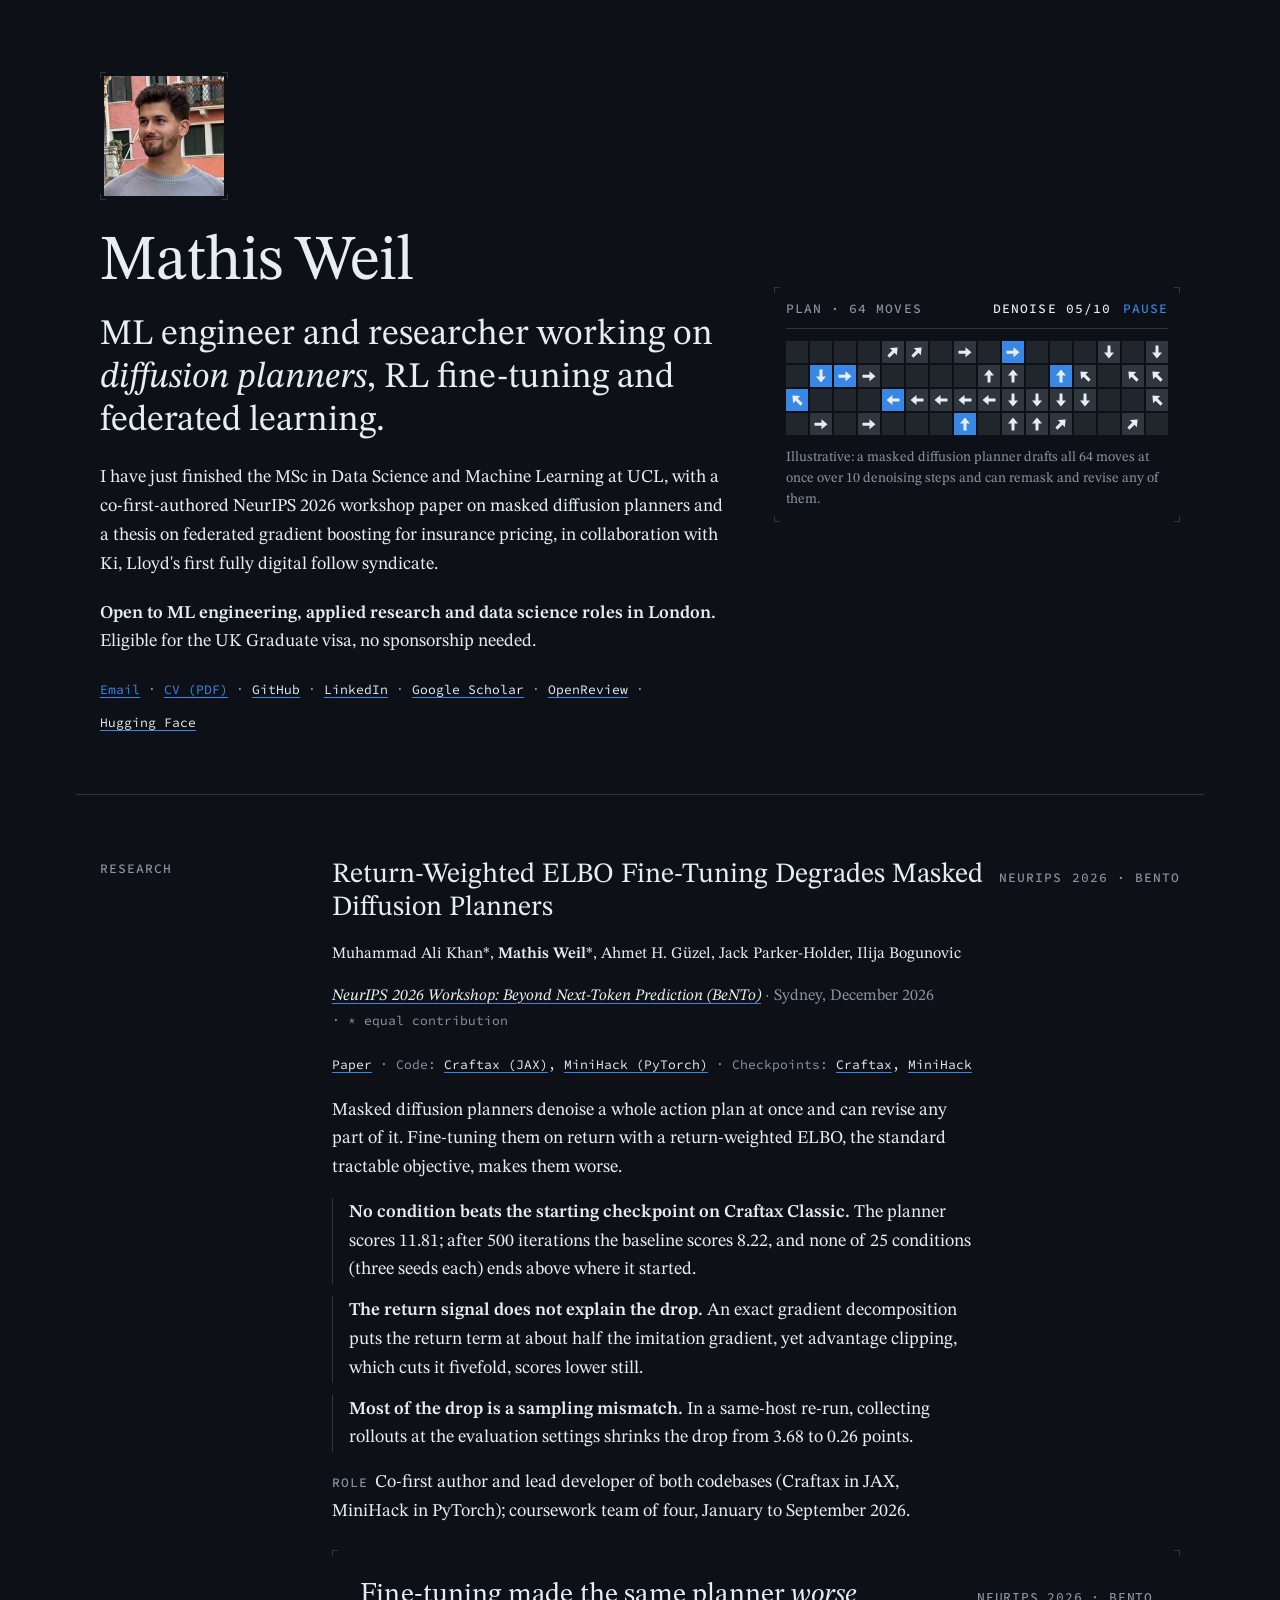
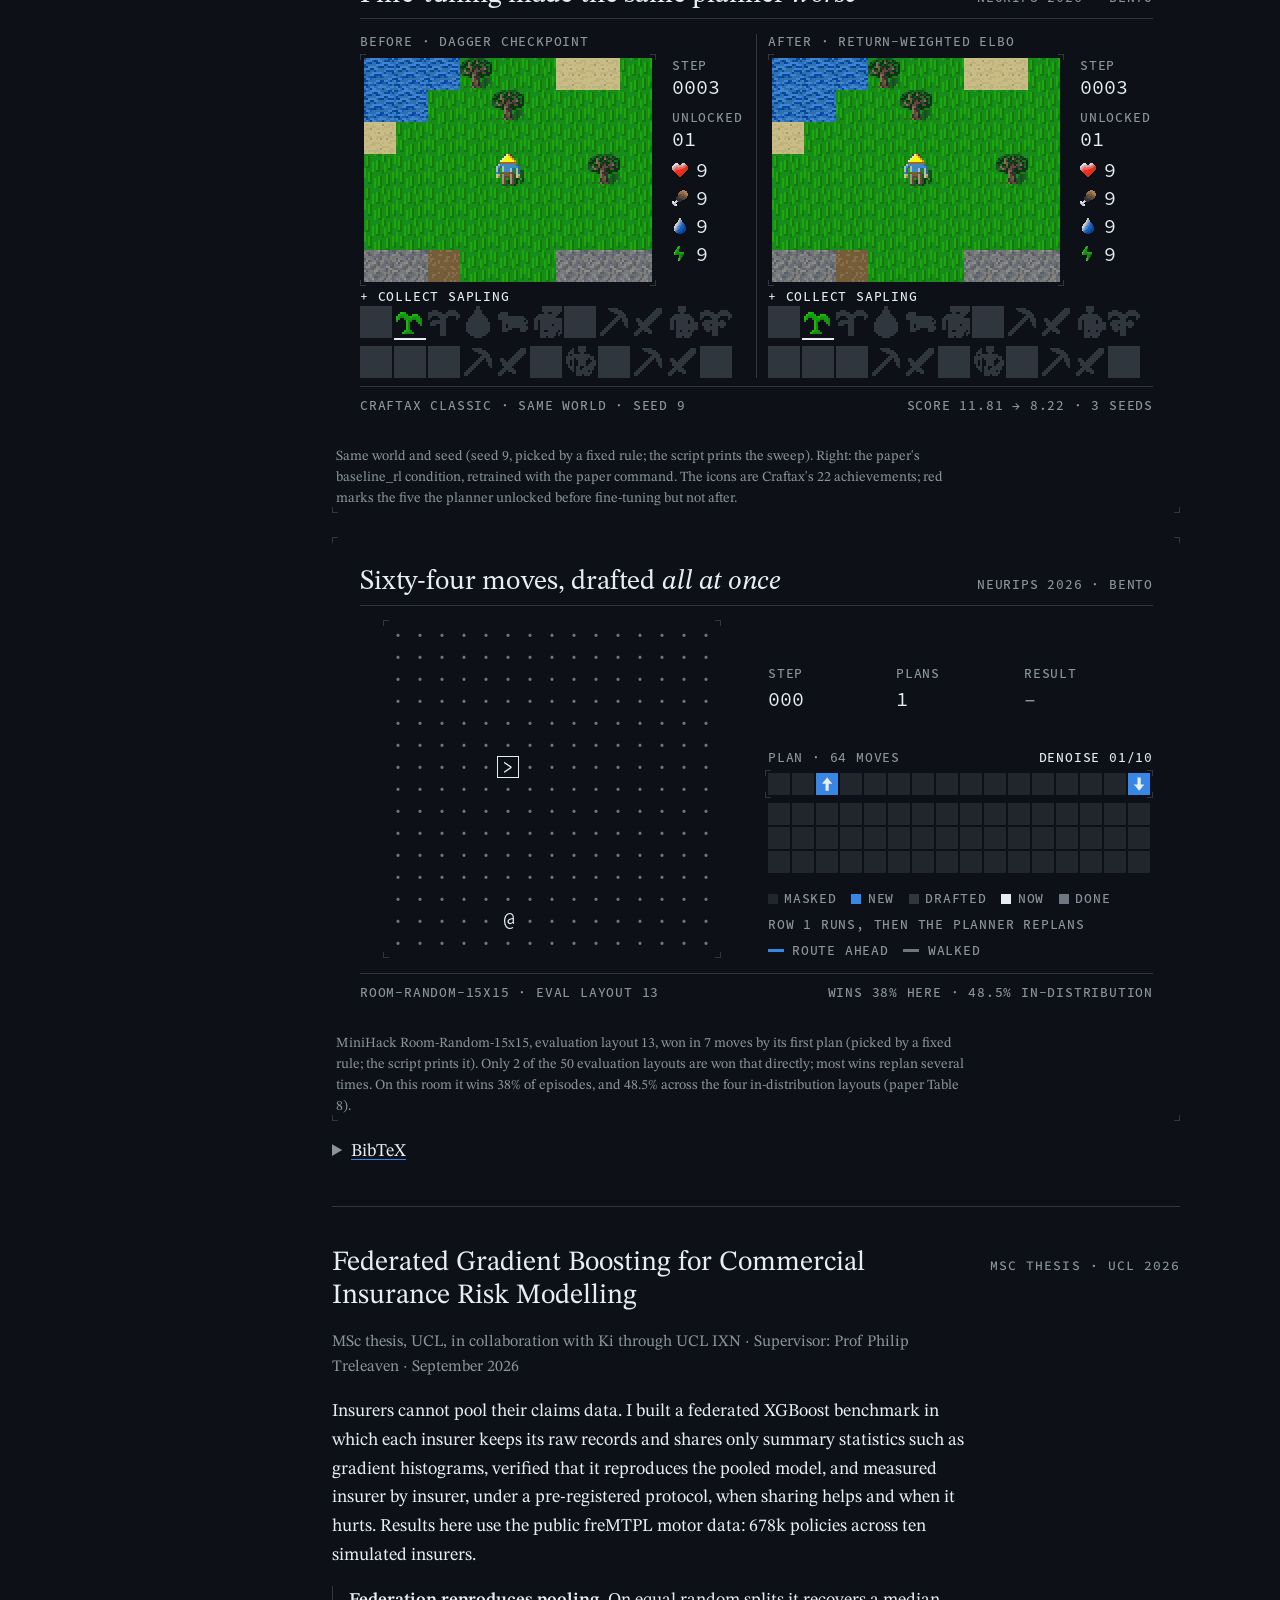
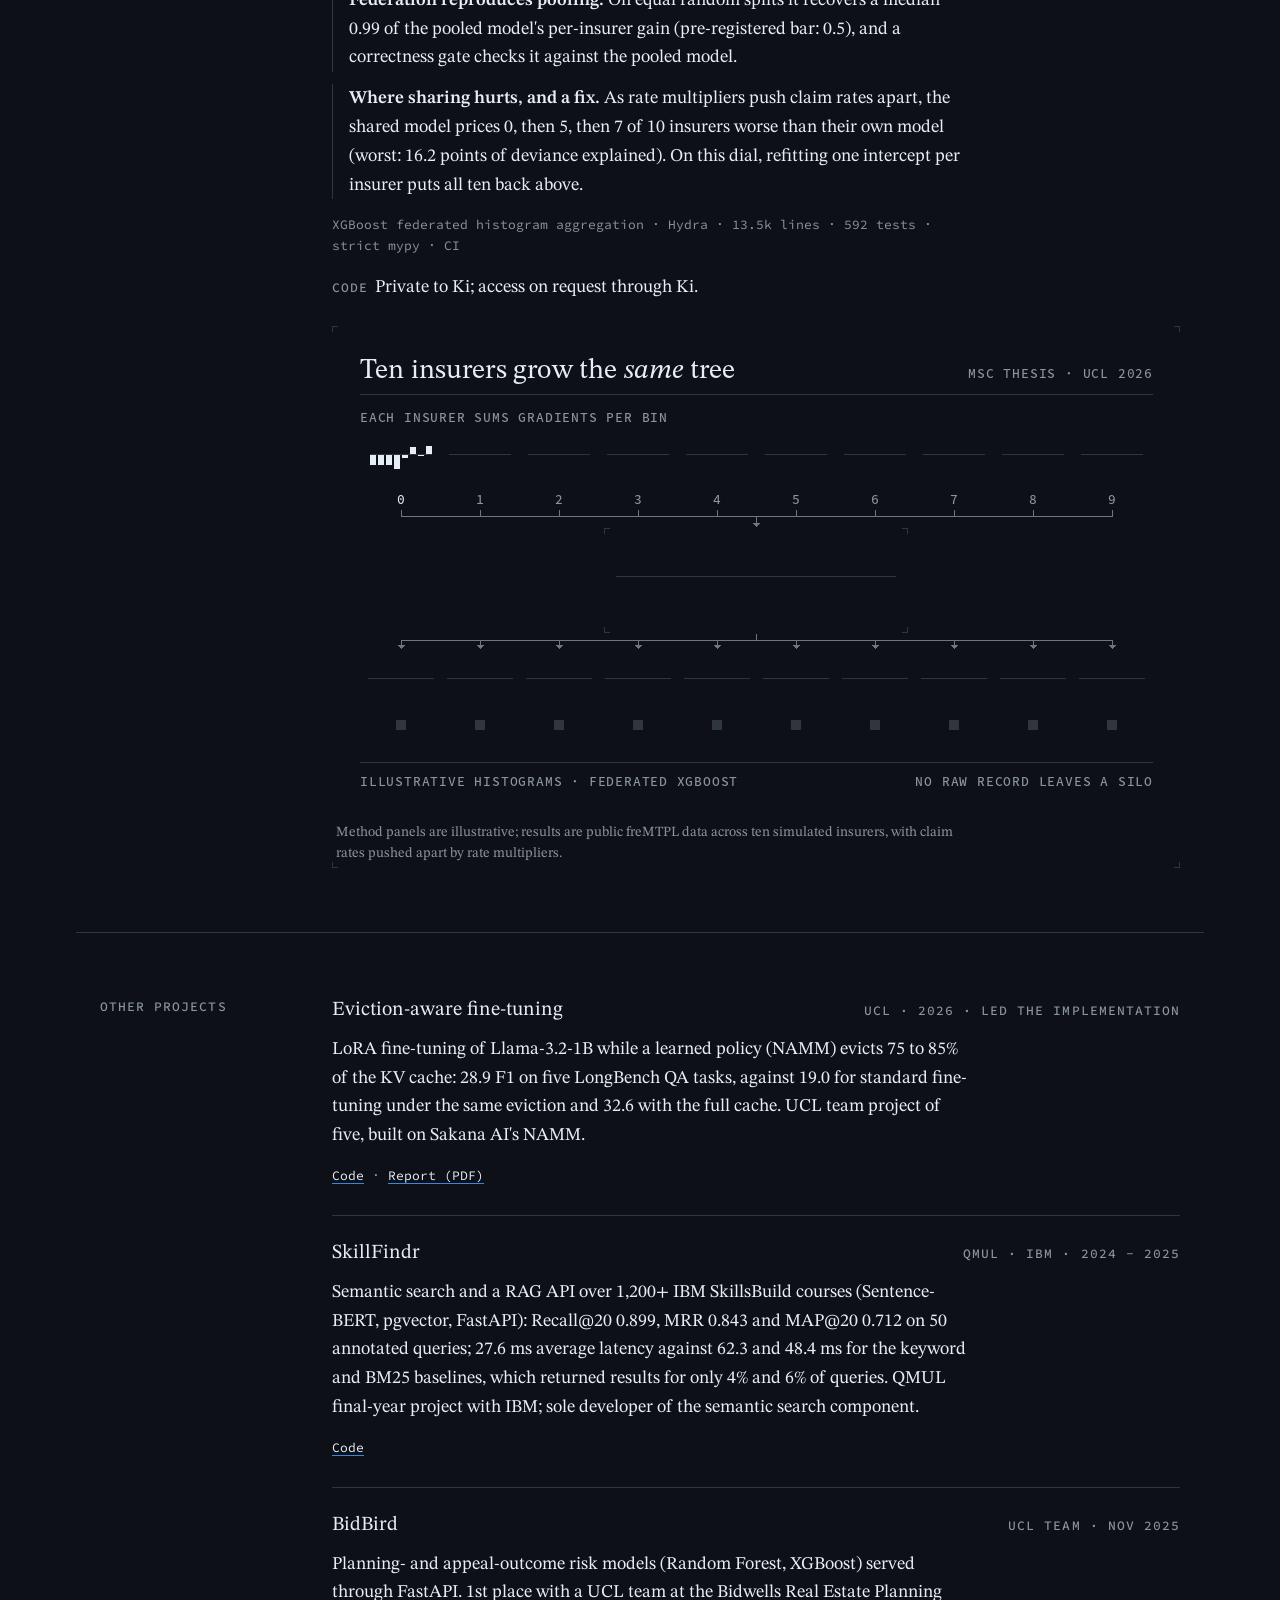
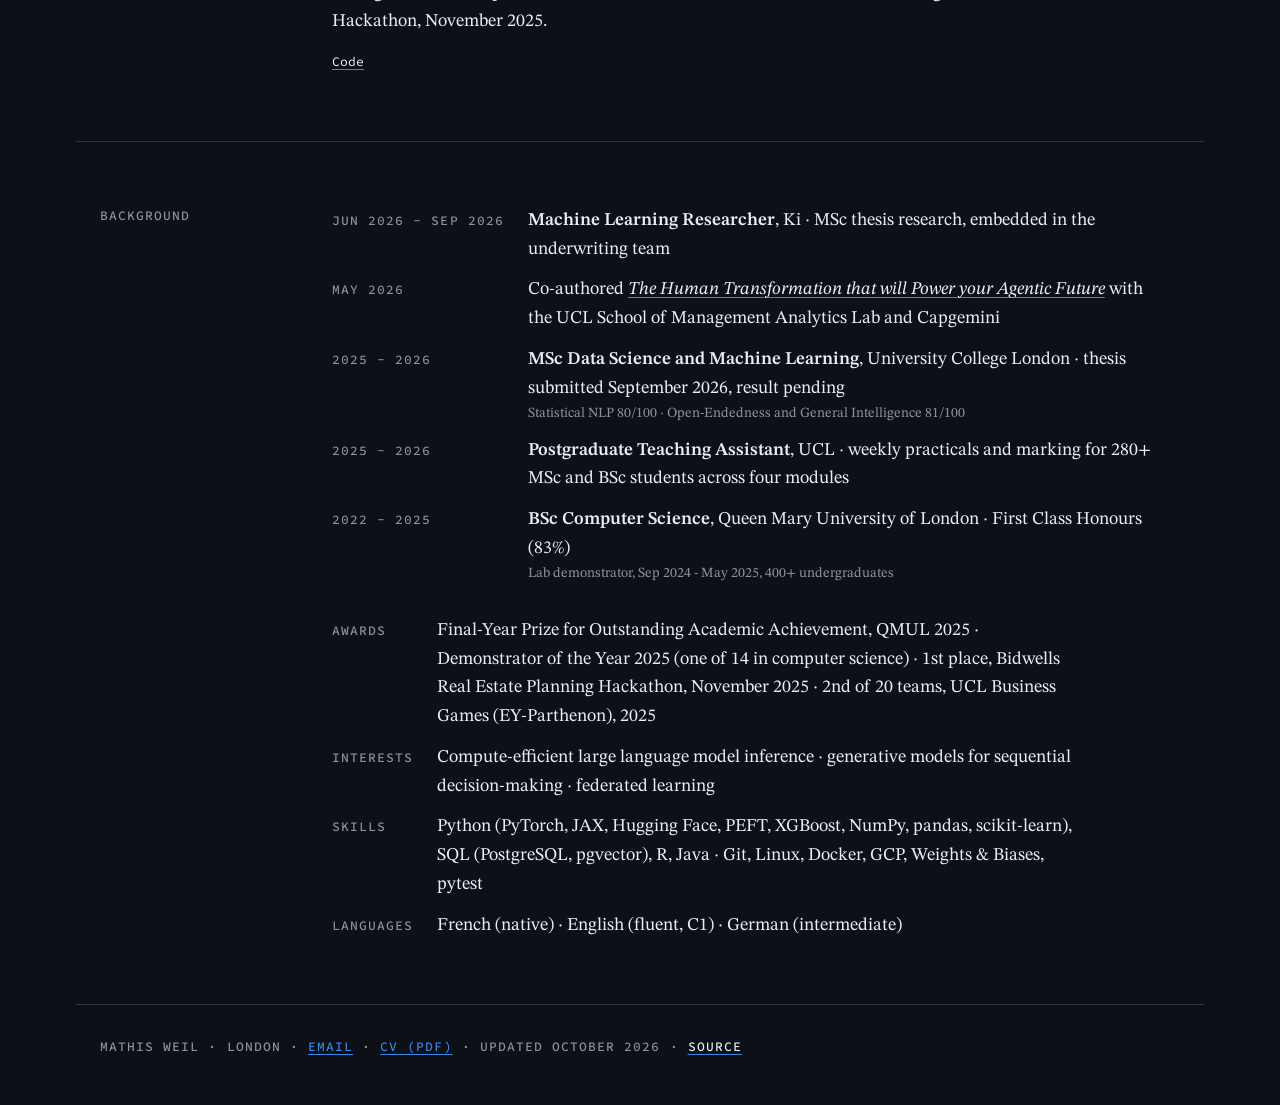
<file: docs/index.html>
<!doctype html>
<html lang="en-GB">
<head>
<meta charset="utf-8">
<meta name="viewport" content="width=device-width, initial-scale=1">
<meta name="google-site-verification" content="8YYm6kNxvmC0Ne6RxV_p4Eodt8lHJTQOam-rDhRe03c">
<title>Mathis Weil · ML engineer and researcher, London</title>
<meta name="description" content="MSc Data Science &amp; ML, UCL; co-first-authored NeurIPS 2026 workshop paper. Open to ML engineering, applied research and data science roles in London.">
<meta name="theme-color" content="#0d1117">
<meta name="color-scheme" content="dark">
<link rel="canonical" href="https://mathisweil.github.io/">
<meta property="og:type" content="website">
<meta property="og:site_name" content="Mathis Weil">
<meta property="og:title" content="Mathis Weil · ML engineer and researcher, London">
<meta property="og:description" content="MSc Data Science &amp; ML, UCL; co-first-authored NeurIPS 2026 workshop paper. Open to ML engineering, applied research and data science roles in London.">
<meta property="og:url" content="https://mathisweil.github.io/">
<meta property="og:image" content="https://mathisweil.github.io/assets/og.png">
<meta property="og:image:width" content="1680">
<meta property="og:image:height" content="960">
<meta property="og:image:alt" content="MiniHack Room-Random-15x15, evaluation layout 13: a masked diffusion planner's 64-move plan; its first 7 moves lead straight to the stairs, and the agent follows them to win.">
<meta name="twitter:card" content="summary_large_image">
<script type="application/ld+json">
{
  "@context": "https://schema.org",
  "@graph": [
    { "@type": "WebSite", "@id": "https://mathisweil.github.io/#website", "url": "https://mathisweil.github.io/", "name": "Mathis Weil" },
    {
      "@type": "ProfilePage", "@id": "https://mathisweil.github.io/", "url": "https://mathisweil.github.io/",
      "isPartOf": { "@id": "https://mathisweil.github.io/#website" },
      "mainEntity": {
        "@type": "Person", "@id": "https://mathisweil.github.io/#person",
        "name": "Mathis Weil",
        "url": "https://mathisweil.github.io/",
        "image": "https://mathisweil.github.io/assets/portrait.jpg",
        "description": "ML engineer and researcher working on diffusion planners, RL fine-tuning and federated learning.",
        "sameAs": [
          "https://github.com/mathisweil",
          "https://www.linkedin.com/in/mathis-weil/",
          "https://scholar.google.com/citations?user=HZLNhcoAAAAJ",
          "https://openreview.net/profile?id=~Mathis_Weil1",
          "https://huggingface.co/mathisweil"
        ]
      }
    }
  ]
}
</script>
<link rel="icon" href="favicon.svg" type="image/svg+xml">
<link rel="icon" href="favicon.ico" sizes="48x48 32x32 16x16">
<link rel="preload" href="assets/fonts/stix-two-text.woff2" as="font" type="font/woff2" crossorigin>
<link rel="preload" href="assets/fonts/stix-two-text-italic.woff2" as="font" type="font/woff2" crossorigin>
<link rel="preload" href="assets/fonts/source-code-pro.woff2" as="font" type="font/woff2" crossorigin>
<link rel="stylesheet" href="style.css">
<script src="script.js" defer></script>
</head>
<body>

<header class="hero">
  <div class="hero-text">
    <span class="portrait ticks"><img src="assets/portrait.jpg" width="120" height="120" alt="Mathis Weil"></span>
    <h1>Mathis Weil</h1>
    <p class="tagline">ML engineer and researcher working on <em>diffusion planners</em>, RL fine-tuning and federated learning.</p>
    <p class="lede">I have just finished the MSc in Data Science and Machine Learning at UCL, with a co-first-authored NeurIPS 2026 workshop paper on masked diffusion planners and a thesis on federated gradient boosting for insurance pricing, in collaboration with Ki, Lloyd's first fully digital follow syndicate.</p>
    <p class="status"><strong>Open to ML engineering, applied research and data science roles in London.</strong> Eligible for the UK Graduate visa, no sponsorship needed.</p>
    <nav aria-label="Contact and profiles">
      <ul class="links">
        <li><a class="primary" href="mailto:mathis.weil@outlook.com">Email</a></li>
        <li><a class="primary" href="assets/mathis-weil-cv.pdf">CV (PDF)</a></li>
        <li><a href="https://github.com/mathisweil">GitHub</a></li>
        <li><a href="https://www.linkedin.com/in/mathis-weil/">LinkedIn</a></li>
        <li><a href="https://scholar.google.com/citations?user=HZLNhcoAAAAJ">Google Scholar</a></li>
        <li><a href="https://openreview.net/profile?id=~Mathis_Weil1">OpenReview</a></li>
        <li><a href="https://huggingface.co/mathisweil">Hugging Face</a></li>
      </ul>
    </nav>
  </div>

  <figure class="plan-panel ticks">
    <div class="plan-head">
      <span class="label">plan · 64 moves</span>
      <span class="plan-ctl"><span class="label ink" data-status aria-hidden="true">denoise 10/10</span></span>
    </div>
    <div class="plan" aria-hidden="true">
      <i data-d="4"></i><i data-d="4"></i><i data-d="4"></i><i data-d="4"></i><i data-d="4"></i><i data-d="4"></i><i data-d="4"></i><i data-d="1"></i><i data-d="1"></i><i data-d="1"></i><i data-d="1"></i><i data-d="1"></i><i data-d="2"></i><i data-d="2"></i><i data-d="2"></i><i data-d="2"></i>
      <i data-d="2"></i><i data-d="2"></i><i data-d="1"></i><i data-d="1"></i><i data-d="1"></i><i data-d="1"></i><i data-d="1"></i><i data-d="0"></i><i data-d="0"></i><i data-d="0"></i><i data-d="0"></i><i data-d="7"></i><i data-d="7"></i><i data-d="7"></i><i data-d="7"></i><i data-d="7"></i>
      <i data-d="7"></i><i data-d="7"></i><i data-d="3"></i><i data-d="3"></i><i data-d="3"></i><i data-d="3"></i><i data-d="3"></i><i data-d="3"></i><i data-d="3"></i><i data-d="2"></i><i data-d="2"></i><i data-d="2"></i><i data-d="2"></i><i data-d="2"></i><i data-d="1"></i><i data-d="1"></i>
      <i data-d="1"></i><i data-d="1"></i><i data-d="1"></i><i data-d="1"></i><i data-d="1"></i><i data-d="1"></i><i data-d="0"></i><i data-d="0"></i><i data-d="0"></i><i data-d="0"></i><i data-d="0"></i><i data-d="4"></i><i data-d="4"></i><i data-d="4"></i><i data-d="4"></i><i data-d="4"></i>
    </div>
    <figcaption>Illustrative: a masked diffusion planner drafts all 64 moves at once over 10 denoising steps and can remask and revise any of them.</figcaption>
  </figure>
</header>

<main id="main">

<section class="band" id="research">
  <h2 class="label">Research</h2>
  <div class="content">

    <article class="entry" id="paper">
      <div class="entry-head">
        <h3>Return-Weighted ELBO Fine-Tuning Degrades Masked Diffusion Planners</h3>
        <span class="kicker">NeurIPS 2026 · BeNTo</span>
      </div>
      <p class="authors">Muhammad Ali Khan*, <strong>Mathis Weil</strong>*, Ahmet H. Güzel, Jack Parker-Holder, Ilija Bogunovic</p>
      <p class="venue"><a href="https://bento-neurips.github.io/"><em>NeurIPS 2026 Workshop: Beyond Next-Token Prediction (BeNTo)</em></a> · Sydney, December 2026 <span class="note">· * equal contribution</span></p>
      <ul class="links">
        <li><a href="https://openreview.net/forum?id=VGyjG8Gy29">Paper</a></li>
        <li><span class="muted">Code:</span> <a href="https://github.com/mathisweil/craftax-ReMDM-planner">Craftax (JAX)</a>, <a href="https://github.com/mathisweil/minihack-ReMDM-planner">MiniHack (PyTorch)</a></li>
        <li><span class="muted">Checkpoints:</span> <a href="https://huggingface.co/mathisweil/remdm-craftax-checkpoints">Craftax</a>, <a href="https://huggingface.co/mathisweil/remdm-minihack-checkpoints">MiniHack</a></li>
      </ul>
      <p>Masked diffusion planners denoise a whole action plan at once and can revise any part of it. Fine-tuning them on return with a return-weighted ELBO, the standard tractable objective, makes them worse.</p>
      <ul class="findings">
        <li><strong>No condition beats the starting checkpoint on Craftax Classic.</strong> The planner scores 11.81; after 500 iterations the baseline scores 8.22, and none of 25 conditions (three seeds each) ends above where it started.</li>
        <li><strong>The return signal does not explain the drop.</strong> An exact gradient decomposition puts the return term at about half the imitation gradient, yet advantage clipping, which cuts it fivefold, scores lower still.</li>
        <li><strong>Most of the drop is a sampling mismatch.</strong> In a same-host re-run, collecting rollouts at the evaluation settings shrinks the drop from 3.68 to 0.26 points.</li>
      </ul>
      <p class="role"><span class="label">Role</span>Co-first author and lead developer of both codebases (Craftax in JAX, MiniHack in PyTorch); coursework team of four, January to September 2026.</p>
      <figure class="fig ticks">
        <a href="assets/craftax-before-after.gif">
          <picture>
            <source media="screen and (prefers-reduced-motion: no-preference)" srcset="assets/craftax-before-after.gif">
            <img src="assets/craftax-before-after-poster.png" width="840" height="480" loading="lazy" alt="Craftax Classic, world seed 9, two planners side by side. The DAgger checkpoint unlocks 15 of 22 achievements and is killed by a zombie at night at step 245. After return-weighted ELBO fine-tuning the same planner unlocks 10 and is killed by a zombie at night at step 191; it never drinks water, eats a cow, wakes from sleep, makes a stone pickaxe or defeats a zombie. Paper score 11.81 (checkpoint) to 8.22 (mean of three seeds).">
          </picture>
        </a>
        <figcaption>Same world and seed (seed 9, picked by a fixed rule; the script prints the sweep). Right: the paper's baseline_rl condition, retrained with the paper command. The icons are Craftax's 22 achievements; red marks the five the planner unlocked before fine-tuning but not after.</figcaption>
      </figure>
      <figure class="fig ticks">
        <a href="assets/minihack-planner.gif">
          <picture>
            <source media="screen and (prefers-reduced-motion: no-preference)" srcset="assets/minihack-planner.gif">
            <img src="assets/minihack-planner-poster.png" width="840" height="480" loading="lazy" alt="MiniHack Room-Random-15x15, evaluation layout 13: a masked diffusion planner fills in a 64-move plan in any order over 10 denoising steps; its first 7 moves lead straight to the stairs, and the agent follows them to win.">
          </picture>
        </a>
        <figcaption>MiniHack Room-Random-15x15, evaluation layout 13, won in 7 moves by its first plan (picked by a fixed rule; the script prints it). Only 2 of the 50 evaluation layouts are won that directly; most wins replan several times. On this room it wins 38% of episodes, and 48.5% across the four in-distribution layouts (paper Table 8).</figcaption>
      </figure>
      <details>
        <summary>BibTeX</summary>
<pre><code>@inproceedings{khan2026returnweighted,
  title     = {Return-Weighted {ELBO} Fine-Tuning Degrades Masked Diffusion Planners},
  author    = {Muhammad Ali Khan and Mathis Weil and Ahmet H. G{\"u}zel and Jack Parker-Holder and Ilija Bogunovic},
  booktitle = {Beyond Next Token Prediction: Diffusion and Flow Models for Next-Generation Decoding},
  year      = {2026},
  url       = {https://openreview.net/forum?id=VGyjG8Gy29}
}</code></pre>
      </details>
    </article>

    <article class="entry" id="thesis">
      <div class="entry-head">
        <h3>Federated Gradient Boosting for Commercial Insurance Risk Modelling</h3>
        <span class="kicker">MSc thesis · UCL 2026</span>
      </div>
      <p class="venue">MSc thesis, UCL, in collaboration with Ki through UCL IXN · Supervisor: Prof Philip Treleaven · September 2026</p>
      <p>Insurers cannot pool their claims data. I built a federated XGBoost benchmark in which each insurer keeps its raw records and shares only summary statistics such as gradient histograms, verified that it reproduces the pooled model, and measured insurer by insurer, under a pre-registered protocol, when sharing helps and when it hurts. Results here use the public freMTPL motor data: 678k policies across ten simulated insurers.</p>
      <ul class="findings">
        <li><strong>Federation reproduces pooling.</strong> On equal random splits it recovers a median 0.99 of the pooled model's per-insurer gain (pre-registered bar: 0.5), and a correctness gate checks it against the pooled model.</li>
        <li><strong>Where sharing hurts, and a fix.</strong> As rate multipliers push claim rates apart, the shared model prices 0, then 5, then 7 of 10 insurers worse than their own model (worst: 16.2 points of deviance explained). On this dial, refitting one intercept per insurer puts all ten back above.</li>
      </ul>
      <p class="meta">XGBoost federated histogram aggregation · Hydra · 13.5k lines · 592 tests · strict mypy · CI</p>
      <p class="role"><span class="label">Code</span>Private to Ki; access on request through Ki.</p>
      <figure class="fig ticks">
        <a href="assets/fedgbt-method-results.gif">
          <picture>
            <source media="screen and (prefers-reduced-motion: no-preference)" srcset="assets/fedgbt-method-results.gif">
            <img src="assets/fedgbt-method-results-poster.png" width="840" height="480" loading="lazy" alt="Ten simulated insurers on public freMTPL motor data grow the same federated XGBoost tree: each sums its gradients per bin, a coordinator adds the sums and picks the best split, and every insurer applies it. As rate multipliers push their claim rates apart, the shared model prices 0, then 5, then 7 of 10 insurers worse than their own models, the worst by 16.21 points of deviance explained; on this dial one refitted intercept per insurer puts all ten back above their own models, with the harm before the refit shown in faint red.">
          </picture>
        </a>
        <figcaption>Method panels are illustrative; results are public freMTPL data across ten simulated insurers, with claim rates pushed apart by rate multipliers.</figcaption>
      </figure>
    </article>

  </div>
</section>

<section class="band" id="projects">
  <h2 class="label">Other projects</h2>
  <div class="content">
    <ul class="projects">
      <li class="entry">
        <div class="entry-head">
          <h3 class="small">Eviction-aware fine-tuning</h3>
          <span class="kicker">UCL · 2026 · led the implementation</span>
        </div>
        <p>LoRA fine-tuning of Llama-3.2-1B while a learned policy (NAMM) evicts 75 to 85% of the KV cache: 28.9 F1 on five LongBench QA tasks, against 19.0 for standard fine-tuning under the same eviction and 32.6 with the full cache. UCL team project of five, built on Sakana AI's NAMM.</p>
        <ul class="links">
          <li><a href="https://github.com/mathisweil/evo-memory">Code</a></li>
          <li><a href="https://github.com/mathisweil/evo-memory/blob/main/UCL_NLP_2026.pdf">Report (PDF)</a></li>
        </ul>
      </li>
      <li class="entry">
        <div class="entry-head">
          <h3 class="small">SkillFindr</h3>
          <span class="kicker">QMUL · IBM · 2024 - 2025</span>
        </div>
        <p>Semantic search and a RAG API over 1,200+ IBM SkillsBuild courses (Sentence-BERT, pgvector, FastAPI): Recall@20 0.899, MRR 0.843 and MAP@20 0.712 on 50 annotated queries; 27.6 ms average latency against 62.3 and 48.4 ms for the keyword and BM25 baselines, which returned results for only 4% and 6% of queries. QMUL final-year project with IBM; sole developer of the semantic search component.</p>
        <ul class="links">
          <li><a href="https://github.com/mathisweil/SkillFindr-SemanticSearchEngine">Code</a></li>
        </ul>
      </li>
      <li class="entry">
        <div class="entry-head">
          <h3 class="small">BidBird</h3>
          <span class="kicker">UCL team · Nov 2025</span>
        </div>
        <p>Planning- and appeal-outcome risk models (Random Forest, XGBoost) served through FastAPI. 1st place with a UCL team at the Bidwells Real Estate Planning Hackathon, November 2025.</p>
        <ul class="links">
          <li><a href="https://github.com/mathisweil/bidwell_hackathon">Code</a></li>
        </ul>
      </li>
    </ul>
  </div>
</section>

<section class="band" id="background">
  <h2 class="label">Background</h2>
  <div class="content">
    <dl class="dated">
      <dt>Jun 2026 - Sep 2026</dt>
      <dd><strong>Machine Learning Researcher</strong>, Ki · MSc thesis research, embedded in the underwriting team</dd>
      <dt>May 2026</dt>
      <dd>Co-authored <a href="https://web.archive.org/web/20260710225021/https://www.mgmt.ucl.ac.uk/sites/default/files/upload/Analytics%20Lab%202026%20.pdf"><em>The Human Transformation that will Power your Agentic Future</em></a> with the UCL School of Management Analytics Lab and Capgemini</dd>
      <dt>2025 - 2026</dt>
      <dd><strong>MSc Data Science and Machine Learning</strong>, University College London · thesis submitted September 2026, result pending<small>Statistical NLP 80/100 · Open-Endedness and General Intelligence 81/100</small></dd>
      <dt>2025 - 2026</dt>
      <dd><strong>Postgraduate Teaching Assistant</strong>, UCL · weekly practicals and marking for 280+ MSc and BSc students across four modules</dd>
      <dt>2022 - 2025</dt>
      <dd><strong>BSc Computer Science</strong>, Queen Mary University of London · First Class Honours (83%)<small>Lab demonstrator, Sep 2024 - May 2025, 400+ undergraduates</small></dd>
    </dl>
    <dl class="dated">
      <dt>Awards</dt>
      <dd>Final-Year Prize for Outstanding Academic Achievement, QMUL 2025 · Demonstrator of the Year 2025 (one of 14 in computer science) · 1st place, Bidwells Real Estate Planning Hackathon, November 2025 · 2nd of 20 teams, UCL Business Games (EY-Parthenon), 2025</dd>
      <dt>Interests</dt>
      <dd>Compute-efficient large language model inference · generative models for sequential decision-making · federated learning</dd>
      <dt>Skills</dt>
      <dd>Python (PyTorch, JAX, Hugging Face, PEFT, XGBoost, NumPy, pandas, scikit-learn), SQL (PostgreSQL, pgvector), R, Java · Git, Linux, Docker, GCP, Weights &amp; Biases, pytest</dd>
      <dt>Languages</dt>
      <dd>French (native) · English (fluent, C1) · German (intermediate)</dd>
    </dl>
  </div>
</section>

</main>

<footer class="colophon">
  <p class="label">Mathis Weil · London · <a class="primary" href="mailto:mathis.weil@outlook.com">Email</a> · <a class="primary" href="assets/mathis-weil-cv.pdf">CV (PDF)</a> · updated October 2026 · <a href="https://github.com/mathisweil/mathisweil.github.io">source</a></p>
</footer>

</body>
</html>
</file>
<file: docs/style.css>
/* mathisweil.github.io
   The page shares its chrome with the three profile GIFs
   (mathisweil/scripts/render_thesis_gif.py): palette, STIX Two Text
   headlines with one italic key phrase, Source Code Pro caps labels,
   1px hairlines and 6px corner ticks. Two chrome colours stay unused
   on purpose: FAINT #6e7681 and HARM #e66767 (red means "worse"). */

:root {
  --bg: #0d1117;
  --ink: #e6edf3;
  --muted: #8b949e;
  --rule: #30363d;
  --cell: #21262d;
  --accent: #3987e5;
  --tick: var(--rule);
  --serif: "STIX Two Text", "STIX Fallback", Georgia, serif;
  --mono: "Source Code Pro", ui-monospace, Menlo, Consolas, monospace;
}

/* Fonts: self-hosted variable fonts, SIL Open Font License (assets/fonts/) */
@font-face { font-family: "STIX Two Text"; font-style: normal; font-weight: 400 700; font-display: swap; src: url("assets/fonts/stix-two-text.woff2") format("woff2"); }
@font-face { font-family: "STIX Two Text"; font-style: italic; font-weight: 400; font-display: swap; src: url("assets/fonts/stix-two-text-italic.woff2") format("woff2"); }
@font-face { font-family: "Source Code Pro"; font-style: normal; font-weight: 400 700; font-display: swap; src: url("assets/fonts/source-code-pro.woff2") format("woff2"); }
/* Metric-matched fallback so a late swap barely moves the text */
@font-face { font-family: "STIX Fallback"; src: local("Times New Roman"), local("Tinos"), local("Liberation Serif"); size-adjust: 105.3%; ascent-override: 72.4%; descent-override: 22.6%; line-gap-override: 0%; }

/* Base */
*, *::before, *::after { box-sizing: border-box; }
html { -webkit-text-size-adjust: 100%; }
body {
  margin: 0;
  background: var(--bg);
  color: var(--ink);
  font: 400 clamp(1.0625rem, 1rem + 0.25vw, 1.125rem) / 1.6 var(--serif);
  font-synthesis: none;
}
h1, h2, h3, p, ul, dl, dd, figure, pre { margin: 0; }
h1, h2, h3 { font-weight: 400; }
strong { font-weight: 600; }
small { font-size: 0.875rem; line-height: 1.5; color: var(--muted); }
img { display: block; max-width: 100%; height: auto; }
a {
  color: var(--ink);
  text-decoration: underline;
  text-decoration-color: var(--accent);
  text-decoration-thickness: 1px;
  text-underline-offset: 3px;
}
a:hover, a:focus-visible { color: var(--accent); }
a.primary { color: var(--accent); }
:focus-visible { outline: 2px solid var(--accent); outline-offset: 2px; }
[id] { scroll-margin-top: 2rem; }

/* Mono caps labels, kickers and dates: the GIFs' 13px labels */
.label, .kicker, .dated dt {
  font: 500 0.8125rem / 1.6 var(--mono);
  letter-spacing: 0.08em;
  text-transform: uppercase;
  color: var(--muted);
}
.label.ink { color: var(--ink); }
p > span.label { margin-right: 0.5em; }

/* Page bands: 1128px container, label rail + 848px content on desktop */
.hero, .band, .colophon {
  max-width: 1128px;
  margin: 0 auto;
  padding-inline: clamp(1rem, 4vw, 1.5rem);
}
.band { padding-block: 4rem; border-top: 1px solid var(--rule); }
.band > h2 { margin-bottom: 1.5rem; }
.entry > p, .findings li, .dated dd, figcaption { max-width: 40rem; }

/* Hero */
.hero { padding-block: 4.5rem 3.5rem; }
.hero-text > * + * { margin-top: 1.25rem; }
h1 { font-size: clamp(2.5rem, 1.8rem + 3vw, 4rem); line-height: 1; letter-spacing: -0.015em; }
.tagline { font-size: clamp(1.5rem, 1.2rem + 1.5vw, 2.25rem); line-height: 1.2; }
.lede, .status { max-width: 40rem; }
.portrait { display: inline-block; padding: 4px; }
.portrait img { width: 120px; height: 120px; object-fit: cover; }

/* Link rows */
.links {
  display: flex;
  flex-wrap: wrap;
  column-gap: 0.5rem;
  row-gap: 0.25rem;
  list-style: none;
  padding: 0;
  font: 400 0.8125rem / 1.6 var(--mono);
}
.links li { padding-block: 0.25rem; }
.links li:not(:last-child)::after { content: " ·"; color: var(--muted); }
.links .muted { color: var(--muted); }

/* Entries: paper, thesis and project rows share one shape */
.entry > * + * { margin-top: 1rem; }
.entry + .entry { margin-top: 2.5rem; padding-top: 2.5rem; border-top: 1px solid var(--rule); }
.entry-head { display: flex; flex-wrap: wrap; align-items: baseline; gap: 0.25rem 1rem; }
.entry-head h3 { font-size: 1.75rem; line-height: 1.2; flex: 1 1 100%; min-width: 0; }
.entry-head h3.small { font-size: 1.25rem; line-height: 1.3; }
.kicker { white-space: nowrap; }
.authors { font-size: 1rem; }
.venue { font-size: 1rem; color: var(--muted); }
.note, .meta { font: 400 0.8125rem / 1.6 var(--mono); }
.note { white-space: nowrap; }
.meta { color: var(--muted); }
.findings { list-style: none; padding: 0; }
.findings li { border-left: 1px solid var(--rule); padding-left: 1rem; }
.findings li + li { margin-top: 0.75rem; }
.projects { list-style: none; padding: 0; }
.projects > .entry + .entry { margin-top: 1.5rem; padding-top: 1.5rem; }
.projects .entry > * + * { margin-top: 0.75rem; }

/* Dated lists (Background) */
.dated {
  display: grid;
  grid-template-columns: max-content minmax(0, 1fr);
  column-gap: 1.5rem;
  row-gap: 0.75rem;
  align-items: baseline;
}
.dated small { display: block; }
.dated + .dated { margin-top: 2rem; }

/* Corner ticks: eight 6px strokes, two per corner, no extra markup */
.ticks {
  background:
    linear-gradient(var(--tick), var(--tick)) 0 0 / 6px 1px no-repeat,
    linear-gradient(var(--tick), var(--tick)) 0 0 / 1px 6px no-repeat,
    linear-gradient(var(--tick), var(--tick)) 100% 0 / 6px 1px no-repeat,
    linear-gradient(var(--tick), var(--tick)) 100% 0 / 1px 6px no-repeat,
    linear-gradient(var(--tick), var(--tick)) 0 100% / 6px 1px no-repeat,
    linear-gradient(var(--tick), var(--tick)) 0 100% / 1px 6px no-repeat,
    linear-gradient(var(--tick), var(--tick)) 100% 100% / 6px 1px no-repeat,
    linear-gradient(var(--tick), var(--tick)) 100% 100% / 1px 6px no-repeat;
}

/* Figures: the 840x480 GIFs, 1:1 inside the 848px column */
.fig { padding: 4px; }
.entry > .fig { margin-top: 1.5rem; }
.fig > a { display: block; }
.fig img { width: 100%; max-width: 840px; background: var(--cell); }
figcaption { margin-top: 0.75rem; font-size: 0.875rem; line-height: 1.5; color: var(--muted); }
.fig:hover, .fig:focus-within { --tick: var(--accent); }
@supports (animation-timeline: view()) {
  .fig { animation: rise linear both; animation-timeline: view(); animation-range: entry 0% entry 40%; }
}
@keyframes rise { from { opacity: 0; transform: translateY(8px); } to { opacity: 1; transform: none; } }

/* Disclosure and BibTeX */
summary { width: max-content; cursor: pointer; text-decoration: underline; text-decoration-color: var(--accent); text-underline-offset: 3px; }
summary:hover { color: var(--accent); }
summary::marker { color: var(--muted); }
details[open] summary { margin-bottom: 0.75rem; }
pre {
  padding: 1rem;
  overflow-x: auto;
  font: 400 0.75rem / 1.5 var(--mono);
  background: var(--cell);
  border: 1px solid var(--rule);
  border-radius: 4px;
}

/* Hero plan panel: the MiniHack GIF's token grid, 16 x 4, three fills */
.plan-panel { width: 100%; max-width: 406px; padding: 12px; margin-top: 2.5rem; }
.plan-head {
  display: flex;
  flex-wrap: wrap;
  justify-content: space-between;
  gap: 0.25rem 0.75rem;
  padding-bottom: 8px;
  border-bottom: 1px solid var(--rule);
}
.plan-ctl { display: flex; gap: 0.75rem; margin-left: auto; }
.plan-ctl button { padding: 0; border: 0; background: none; color: var(--accent); cursor: pointer; }
.plan { display: grid; grid-template-columns: repeat(16, 1fr); gap: 2px; margin-block: 12px; }
.plan i { position: relative; display: block; aspect-ratio: 1; background: var(--rule); transition: background-color 0.25s; }
.plan i::before {
  content: "";
  position: absolute;
  inset: 0;
  background: var(--ink);
  clip-path: polygon(20.5% 43.2%, 52.3% 43.2%, 52.3% 27.3%, 79.5% 50%, 52.3% 72.7%, 52.3% 56.8%, 20.5% 56.8%);
  transform: rotate(var(--a, 0deg));
  transition: opacity 0.25s;
}
.plan .m { background: var(--cell); }
.plan .m::before { opacity: 0; }
.plan .n { background: var(--accent); }
.plan [data-d="0"] { --a: -90deg; }
.plan [data-d="1"] { --a: 0deg; }
.plan [data-d="2"] { --a: 90deg; }
.plan [data-d="3"] { --a: 180deg; }
.plan [data-d="4"] { --a: -45deg; }
.plan [data-d="5"] { --a: 45deg; }
.plan [data-d="6"] { --a: 135deg; }
.plan [data-d="7"] { --a: -135deg; }
.plan-panel figcaption { margin-top: 0; }

/* Footer */
.colophon { padding-block: 2rem 3rem; border-top: 1px solid var(--rule); }

/* Desktop: two-column hero, label rail beside each band */
@media (min-width: 900px) {
  .hero { display: grid; grid-template-columns: minmax(0, 1fr) 406px; column-gap: 48px; align-items: center; }
  .plan-panel { margin-top: 0; }
  .band { display: grid; grid-template-columns: 184px minmax(0, 1fr); column-gap: 48px; }
  .band > h2 { margin-bottom: 0; }
  .entry-head { flex-wrap: nowrap; }
  .entry-head h3 { flex: 1 1 0; }
  .kicker { margin-left: auto; }
}

@media (prefers-reduced-motion: reduce) {
  .plan i, .plan i::before { transition: none; }
  .fig { animation: none; }
}

@media print {
  :root {
    --bg: #fff;
    --ink: #000;
    --muted: #444;
    --rule: #999;
    --cell: #eee;
    --accent: #0b4f9c;
    color-scheme: light;
  }
  body { font-size: 11pt; }
  .hero { padding-block: 1rem 2rem; }
  .band { padding-block: 2rem; }
  .plan-panel, details { display: none; }
  .fig { animation: none; }
  .fig img { max-width: 600px; }
  .fig, .entry-head, .findings li, .dated dt, .dated dd, .projects > li { break-inside: avoid; }
  h2, h3 { break-after: avoid; }
  .links a[href^="http"]::after, .links a[href$=".pdf"]::after { content: " (" attr(href) ")"; color: var(--muted); overflow-wrap: anywhere; }
}
</file>
